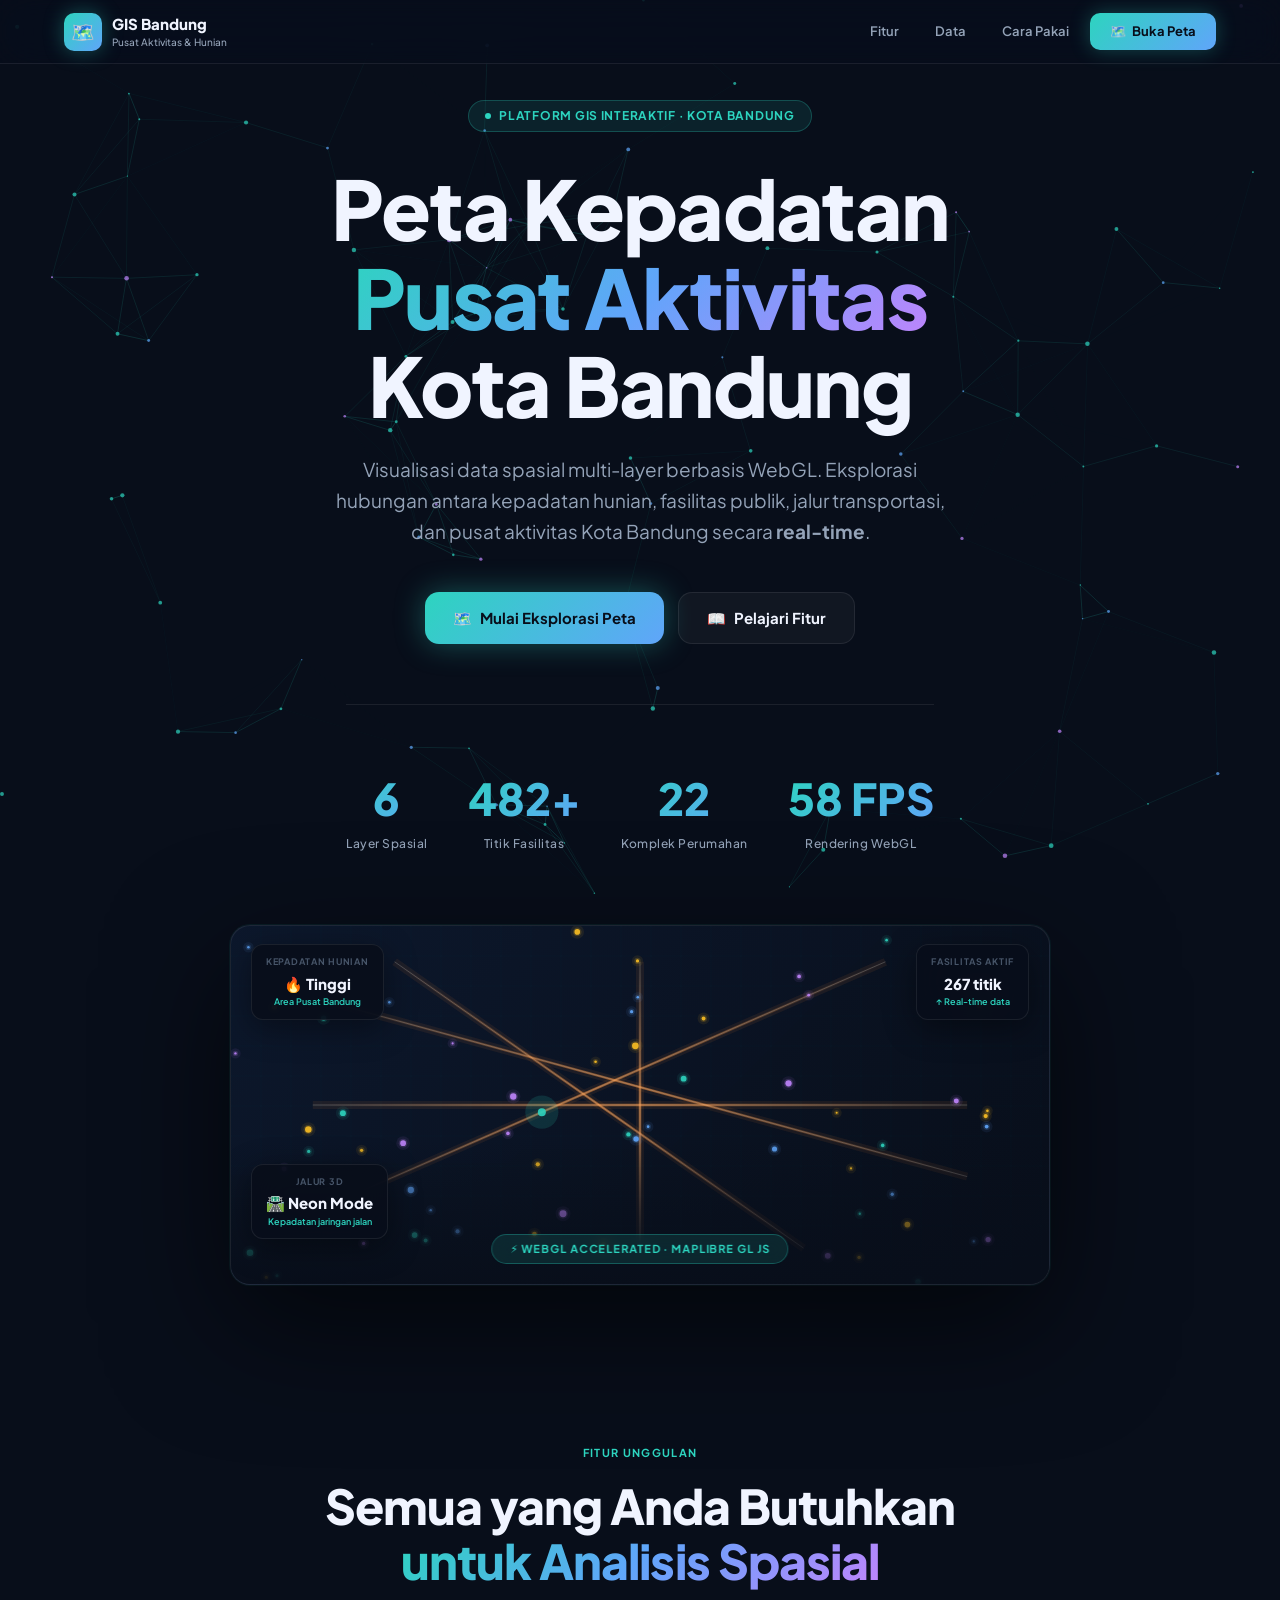
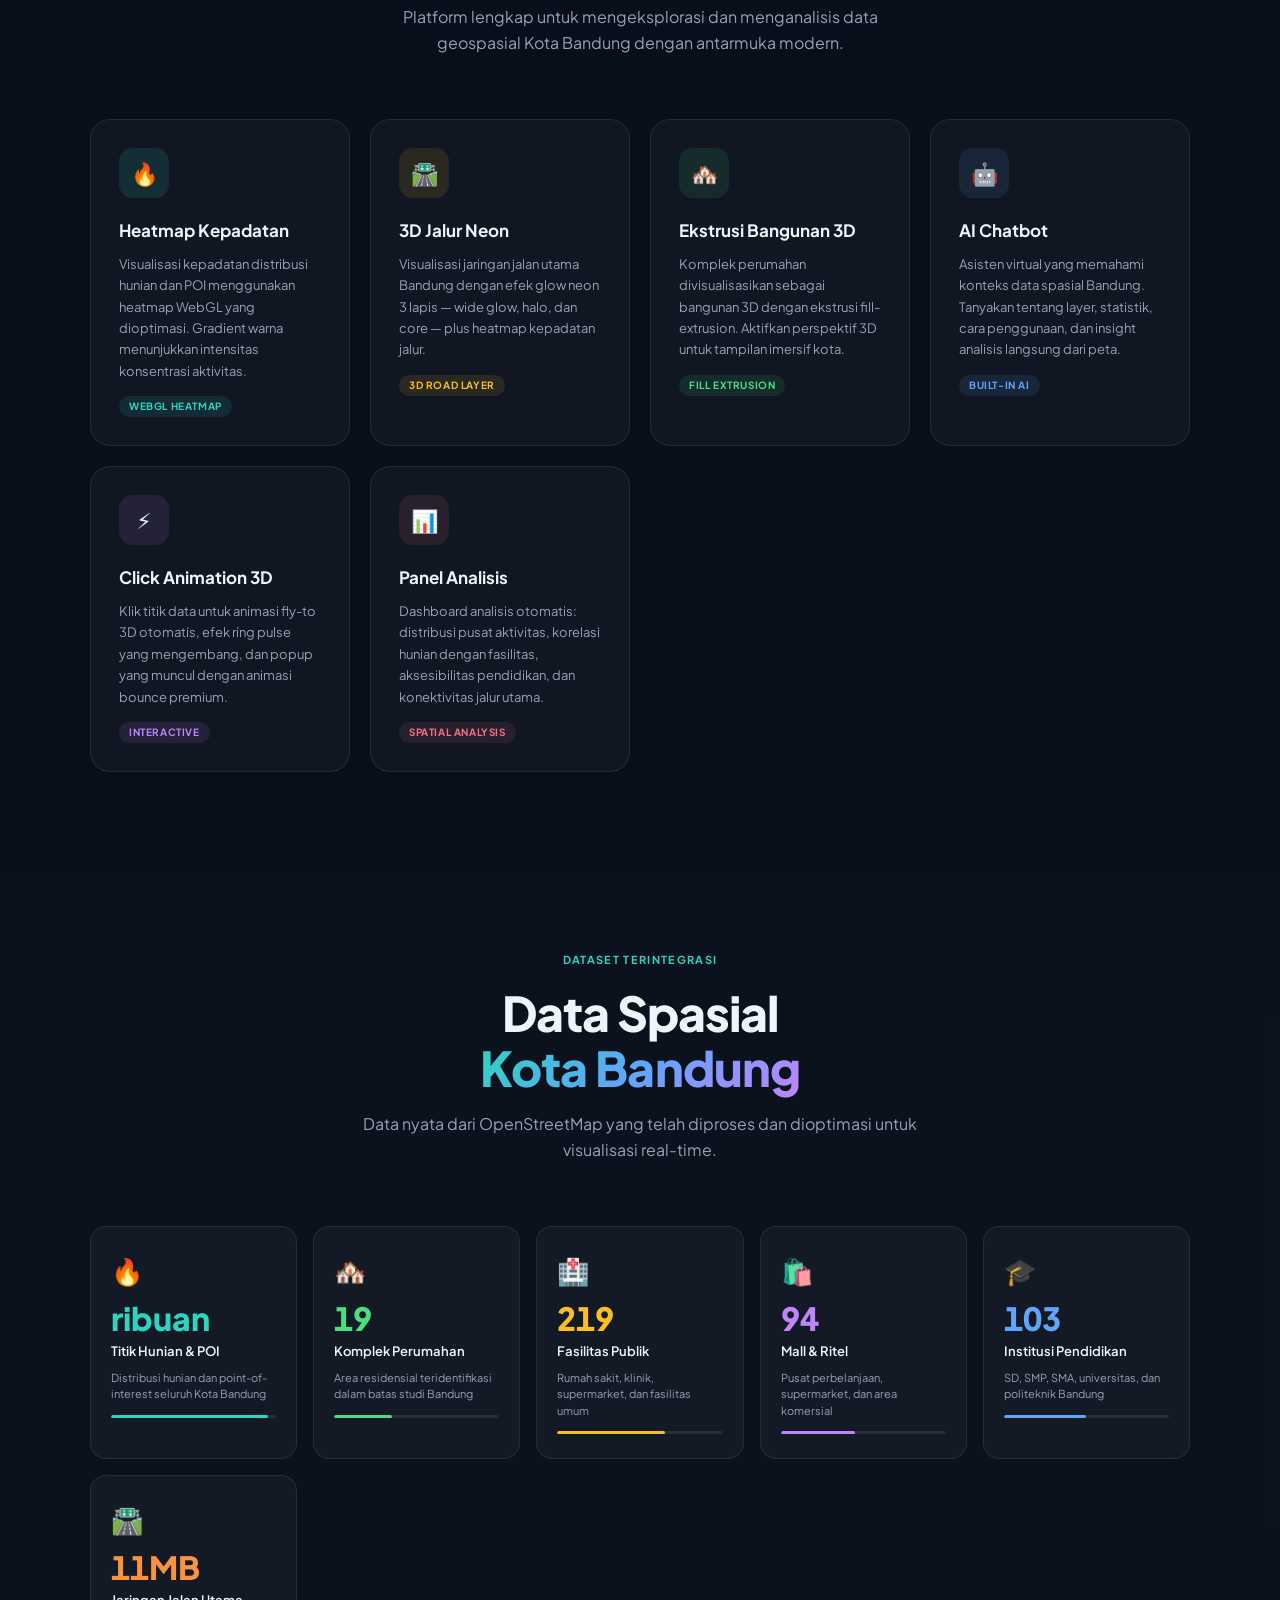
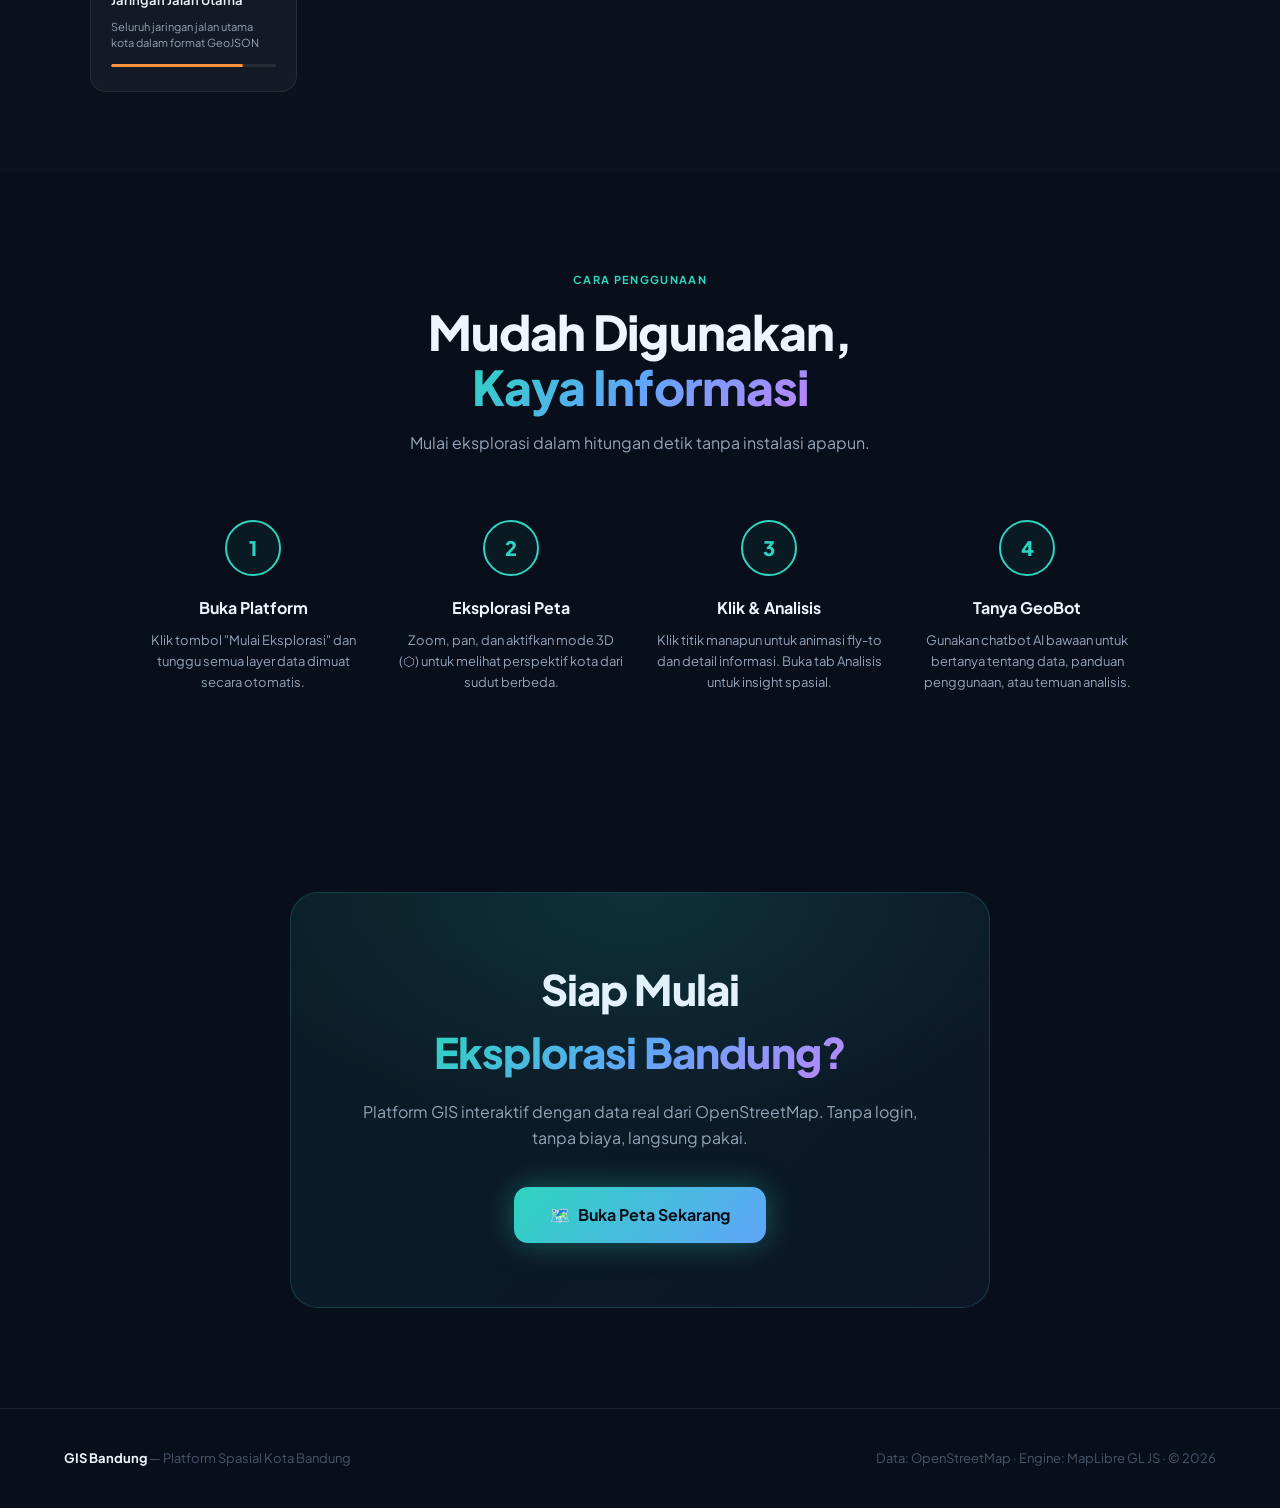
<file: index.html>
<!DOCTYPE html>
<html lang="id">
<head>
<meta charset="UTF-8"/>
<meta name="viewport" content="width=device-width,initial-scale=1.0"/>
<meta name="description" content="Platform GIS interaktif untuk menganalisis kepadatan pusat aktivitas dan hubungannya dengan lokasi hunian di Kota Bandung. WebGL, heatmap, 3D jalur, dan analisis spasial real-time."/>
<title>GIS Bandung — Kepadatan Pusat Aktivitas & Hunian</title>
<link rel="preconnect" href="https://fonts.googleapis.com"/>
<link rel="stylesheet" href="https://fonts.googleapis.com/css2?family=Plus+Jakarta+Sans:wght@300;400;500;600;700;800;900&family=Inter:wght@400;500;600&display=swap"/>
<link rel="icon" type="image/svg+xml" href="data:image/svg+xml,<svg xmlns='http://www.w3.org/2000/svg' viewBox='0 0 32 32'><rect width='32' height='32' rx='8' fill='%232dd4bf'/><text y='22' font-size='20' text-anchor='middle' x='16'>🗺</text></svg>"/>
<style>
*,*::before,*::after{box-sizing:border-box;margin:0;padding:0}
:root{
  --bg:#080e1a;
  --surface:rgba(255,255,255,.04);
  --border:rgba(255,255,255,.08);
  --teal:#2dd4bf; --teal-g:rgba(45,212,191,.2);
  --blue:#60a5fa; --blue-g:rgba(96,165,250,.18);
  --amber:#fbbf24;
  --violet:#c084fc;
  --tx1:#f0f4ff; --tx2:#94a3b8; --tx3:#475569;
  --font:'Plus Jakarta Sans',system-ui,sans-serif;
  --r:12px; --r-lg:20px; --r-xl:32px;
}
html{scroll-behavior:smooth}
body{background:var(--bg);color:var(--tx1);font-family:var(--font);overflow-x:hidden;line-height:1.5}

/* ═══════ CANVAS BG ═══════ */
#bg-canvas{position:fixed;inset:0;z-index:0;pointer-events:none}

/* ═══════ NAV ═══════ */
nav{
  position:fixed;top:0;left:0;right:0;z-index:100;
  height:64px;display:flex;align-items:center;padding:0 clamp(20px,5vw,80px);
  gap:20px;
  background:rgba(8,14,26,.7);
  backdrop-filter:blur(20px) saturate(150%);
  border-bottom:1px solid var(--border);
  transition:background .3s;
}
.nav-logo{display:flex;align-items:center;gap:10px;text-decoration:none}
.nav-icon{
  width:38px;height:38px;border-radius:10px;
  background:linear-gradient(135deg,var(--teal),var(--blue));
  display:flex;align-items:center;justify-content:center;
  font-size:19px;box-shadow:0 0 20px rgba(45,212,191,.35);
  flex-shrink:0;
}
.nav-name{font-weight:800;font-size:15px;color:var(--tx1)}
.nav-sub{font-size:10px;color:var(--tx2);font-weight:500}
nav .spacer{flex:1}
.nav-links{display:flex;gap:6px;align-items:center}
.nav-link{
  padding:7px 14px;border-radius:8px;font-size:13px;font-weight:600;
  color:var(--tx2);text-decoration:none;transition:all .2s;border:1px solid transparent;
}
.nav-link:hover{color:var(--tx1);background:var(--surface);border-color:var(--border)}
.nav-cta{
  padding:9px 20px;border-radius:10px;font-size:13px;font-weight:700;
  background:linear-gradient(135deg,var(--teal),var(--blue));
  color:#080e1a;text-decoration:none;transition:all .2s;border:none;cursor:pointer;
  box-shadow:0 0 20px rgba(45,212,191,.3);
  display:flex;align-items:center;gap:6px;
}
.nav-cta:hover{transform:translateY(-2px);box-shadow:0 0 30px rgba(45,212,191,.5)}

/* ═══════ SECTIONS ═══════ */
section{position:relative;z-index:1}

/* ═══════ HERO ═══════ */
#hero{
  min-height:100vh;display:flex;align-items:center;justify-content:center;
  text-align:center;padding:100px clamp(20px,5vw,80px) 60px;
  flex-direction:column;
}
.hero-badge{
  display:inline-flex;align-items:center;gap:8px;
  background:rgba(45,212,191,.1);border:1px solid rgba(45,212,191,.25);
  border-radius:100px;padding:6px 16px;margin-bottom:32px;
  font-size:12px;font-weight:700;color:var(--teal);
  letter-spacing:.06em;text-transform:uppercase;
  animation:fade-up .7s ease both;
}
.badge-dot{width:6px;height:6px;border-radius:50%;background:var(--teal);
  animation:blink 1.5s ease-in-out infinite}
@keyframes blink{0%,100%{opacity:1;transform:scale(1)}50%{opacity:.3;transform:scale(.7)}}

.hero-title{
  font-size:clamp(36px,6.5vw,82px);font-weight:900;line-height:1.08;
  margin-bottom:24px;letter-spacing:-.02em;
  animation:fade-up .8s .1s ease both;
}
.grad-text{
  background:linear-gradient(135deg,var(--teal) 0%,var(--blue) 50%,var(--violet) 100%);
  -webkit-background-clip:text;-webkit-text-fill-color:transparent;background-clip:text;
}
.hero-desc{
  font-size:clamp(15px,2vw,19px);color:var(--tx2);font-weight:400;
  max-width:640px;margin:0 auto 44px;line-height:1.65;
  animation:fade-up .9s .2s ease both;
}
.hero-actions{
  display:flex;gap:14px;flex-wrap:wrap;justify-content:center;
  animation:fade-up 1s .3s ease both;
}
.btn-hero{
  display:flex;align-items:center;gap:8px;padding:14px 28px;
  border-radius:14px;font-size:15px;font-weight:700;
  text-decoration:none;transition:all .25s;cursor:pointer;border:none;
  font-family:var(--font);
}
.btn-hero.primary{
  background:linear-gradient(135deg,var(--teal),var(--blue));
  color:#080e1a;box-shadow:0 0 30px rgba(45,212,191,.35);
}
.btn-hero.primary:hover{transform:translateY(-3px);box-shadow:0 0 50px rgba(45,212,191,.5)}
.btn-hero.ghost{
  background:var(--surface);border:1px solid var(--border);color:var(--tx1);
}
.btn-hero.ghost:hover{border-color:rgba(45,212,191,.4);background:rgba(45,212,191,.08);color:var(--teal)}

/* Hero Stats */
.hero-stats{
  display:flex;gap:40px;flex-wrap:wrap;justify-content:center;
  margin-top:60px;padding-top:60px;
  border-top:1px solid var(--border);
  animation:fade-up 1.1s .5s ease both;
}
.hstat{display:flex;flex-direction:column;gap:4px;text-align:center}
.hstat-val{
  font-size:clamp(28px,4vw,44px);font-weight:900;
  background:linear-gradient(135deg,var(--teal),var(--blue));
  -webkit-background-clip:text;-webkit-text-fill-color:transparent;background-clip:text;
}
.hstat-label{font-size:12px;color:var(--tx2);font-weight:500;letter-spacing:.04em}

/* Floating Map Preview */
.hero-preview{
  margin-top:72px;position:relative;
  animation:fade-up 1.2s .4s ease both;
}
.preview-frame{
  width:min(820px,92vw);height:clamp(200px,35vw,360px);
  background:linear-gradient(135deg,rgba(13,25,45,.95),rgba(8,14,26,.98));
  border-radius:20px;border:1px solid var(--border);
  box-shadow:0 40px 120px rgba(0,0,0,.6),0 0 0 1px rgba(45,212,191,.08);
  overflow:hidden;position:relative;margin:0 auto;
  display:flex;align-items:center;justify-content:center;
}
.preview-canvas{width:100%;height:100%;position:absolute;inset:0}
.preview-overlay{
  position:absolute;inset:0;
  background:linear-gradient(180deg,transparent 60%,rgba(8,14,26,.95) 100%);
}
.preview-badge{
  position:absolute;bottom:20px;left:50%;transform:translateX(-50%);
  background:rgba(45,212,191,.12);border:1px solid rgba(45,212,191,.3);
  border-radius:100px;padding:6px 18px;
  font-size:11px;font-weight:700;color:var(--teal);letter-spacing:.08em;
  text-transform:uppercase;white-space:nowrap;
  backdrop-filter:blur(8px);
}
.floating-card{
  position:absolute;background:rgba(8,14,26,.9);
  backdrop-filter:blur(16px);border:1px solid var(--border);
  border-radius:12px;padding:10px 14px;pointer-events:none;
  box-shadow:0 8px 32px rgba(0,0,0,.4);
}
.fc-1{top:18px;left:20px;animation:float1 4s ease-in-out infinite}
.fc-2{top:18px;right:20px;animation:float2 4.5s ease-in-out infinite}
.fc-3{bottom:45px;left:20px;animation:float1 5s ease-in-out infinite}
.fc-label{font-size:9px;color:var(--tx3);font-weight:700;text-transform:uppercase;letter-spacing:.08em;margin-bottom:4px}
.fc-val{font-size:15px;font-weight:800;color:var(--tx1)}
.fc-sub{font-size:9px;color:var(--teal);font-weight:600}

@keyframes float1{0%,100%{transform:translateY(0)}50%{transform:translateY(-7px)}}
@keyframes float2{0%,100%{transform:translateY(-4px)}50%{transform:translateY(4px)}}

/* ═══════ FEATURES ═══════ */
#features{padding:100px clamp(20px,5vw,80px)}
.section-label{
  text-align:center;font-size:11px;font-weight:700;
  color:var(--teal);letter-spacing:.12em;text-transform:uppercase;
  margin-bottom:16px;
}
.section-title{
  text-align:center;font-size:clamp(28px,4vw,48px);font-weight:800;
  letter-spacing:-.02em;margin-bottom:16px;line-height:1.15;
}
.section-sub{
  text-align:center;font-size:16px;color:var(--tx2);
  max-width:560px;margin:0 auto 64px;line-height:1.6;
}
.features-grid{
  display:grid;grid-template-columns:repeat(auto-fit,minmax(260px,1fr));
  gap:20px;max-width:1100px;margin:0 auto;
}
.feat-card{
  background:var(--surface);border:1px solid var(--border);
  border-radius:20px;padding:28px;
  transition:all .3s;cursor:default;
  opacity:0;transform:translateY(30px);
}
.feat-card.visible{opacity:1;transform:translateY(0);transition:opacity .6s ease,transform .6s ease,border-color .3s,box-shadow .3s}
.feat-card:hover{border-color:rgba(45,212,191,.3);box-shadow:0 0 40px rgba(45,212,191,.08)}
.feat-icon{
  width:50px;height:50px;border-radius:14px;
  display:flex;align-items:center;justify-content:center;
  font-size:22px;margin-bottom:20px;
}
.feat-name{font-size:17px;font-weight:700;margin-bottom:10px}
.feat-desc{font-size:13px;color:var(--tx2);line-height:1.65}
.feat-tag{
  display:inline-block;margin-top:14px;font-size:10px;font-weight:700;
  padding:3px 10px;border-radius:100px;text-transform:uppercase;letter-spacing:.06em;
}

/* ═══════ DATA SECTION ═══════ */
#data{padding:80px clamp(20px,5vw,80px);background:rgba(255,255,255,.016)}
.data-grid{
  display:grid;grid-template-columns:repeat(auto-fit,minmax(200px,1fr));
  gap:16px;max-width:1100px;margin:0 auto;
}
.data-card{
  background:var(--surface);border:1px solid var(--border);
  border-radius:16px;padding:24px 20px;
  display:flex;flex-direction:column;gap:8px;
  transition:all .3s;
  opacity:0;transform:translateY(20px);
}
.data-card.visible{opacity:1;transform:translateY(0)}
.data-card:hover{transform:translateY(-4px);border-color:rgba(96,165,250,.3)}
.dc-icon{font-size:26px;margin-bottom:4px}
.dc-count{font-size:32px;font-weight:900;line-height:1;font-variant-numeric:tabular-nums}
.dc-name{font-size:13px;font-weight:600;color:var(--tx1)}
.dc-desc{font-size:11px;color:var(--tx2);line-height:1.5}
.dc-bar{height:3px;border-radius:100px;background:rgba(255,255,255,.08);margin-top:4px;overflow:hidden}
.dc-bar-fill{height:100%;border-radius:100px;width:0%;transition:width 1.2s ease}

/* ═══════ HOW IT WORKS ═══════ */
#how{padding:100px clamp(20px,5vw,80px)}
.steps{
  display:grid;grid-template-columns:repeat(auto-fit,minmax(220px,1fr));
  gap:32px;max-width:1000px;margin:0 auto;
  position:relative;
}
.step{text-align:center;opacity:0;transform:translateY(20px)}
.step.visible{opacity:1;transform:translateY(0)}
.step-num{
  width:56px;height:56px;border-radius:50%;
  border:2px solid var(--teal);
  display:flex;align-items:center;justify-content:center;
  font-size:20px;font-weight:900;color:var(--teal);
  margin:0 auto 20px;background:rgba(45,212,191,.06);
}
.step-title{font-size:16px;font-weight:700;margin-bottom:10px}
.step-desc{font-size:13px;color:var(--tx2);line-height:1.6}

/* ═══════ CTA SECTION ═══════ */
#cta{
  padding:100px clamp(20px,5vw,80px);
  text-align:center;
}
.cta-box{
  max-width:700px;margin:0 auto;
  background:linear-gradient(135deg,rgba(45,212,191,.08),rgba(96,165,250,.06));
  border:1px solid rgba(45,212,191,.2);border-radius:28px;
  padding:64px clamp(24px,5vw,64px);
  position:relative;overflow:hidden;
}
.cta-box::before{
  content:'';position:absolute;inset:0;
  background:radial-gradient(ellipse 60% 60% at 50% 0%,rgba(45,212,191,.12),transparent);
  pointer-events:none;
}
.cta-title{font-size:clamp(28px,4vw,42px);font-weight:900;margin-bottom:16px;letter-spacing:-.02em}
.cta-desc{font-size:16px;color:var(--tx2);margin-bottom:36px;line-height:1.6}

/* ═══════ FOOTER ═══════ */
footer{
  padding:40px clamp(20px,5vw,80px);
  border-top:1px solid var(--border);
  display:flex;align-items:center;justify-content:space-between;
  flex-wrap:wrap;gap:16px;
  font-size:13px;color:var(--tx3);
  position:relative;z-index:1;
}
footer a{color:var(--tx2);text-decoration:none;transition:color .2s}
footer a:hover{color:var(--teal)}

/* ═══════ ANIMATIONS ═══════ */
@keyframes fade-up{
  from{opacity:0;transform:translateY(24px)}
  to{opacity:1;transform:translateY(0)}
}

/* ═══════ RESPONSIVE ═══════ */
@media(max-width:640px){
  .hero-stats{gap:24px}.nav-links .nav-link{display:none}
  .steps{grid-template-columns:1fr 1fr}
}
</style>
</head>
<body>

<!-- Canvas Background -->
<canvas id="bg-canvas"></canvas>

<!-- NAV -->
<nav>
  <a class="nav-logo" href="#">
    <div class="nav-icon">🗺️</div>
    <div>
      <div class="nav-name">GIS Bandung</div>
      <div class="nav-sub">Pusat Aktivitas & Hunian</div>
    </div>
  </a>
  <div class="spacer"></div>
  <div class="nav-links">
    <a class="nav-link" href="#features">Fitur</a>
    <a class="nav-link" href="#data">Data</a>
    <a class="nav-link" href="#how">Cara Pakai</a>
    <a class="nav-cta" href="map.html" onclick="sessionStorage.setItem('gis-entered','1')">
      <span>🗺️</span> Buka Peta
    </a>
  </div>
</nav>

<!-- HERO -->
<section id="hero">
  <div class="hero-badge"><span class="badge-dot"></span>Platform GIS Interaktif · Kota Bandung</div>

  <h1 class="hero-title">
    Peta Kepadatan<br/>
    <span class="grad-text">Pusat Aktivitas</span><br/>
    Kota Bandung
  </h1>

  <p class="hero-desc">
    Visualisasi data spasial multi-layer berbasis WebGL. Eksplorasi hubungan antara 
    kepadatan hunian, fasilitas publik, jalur transportasi, dan pusat aktivitas 
    Kota Bandung secara <strong>real-time</strong>.
  </p>

  <div class="hero-actions">
    <a class="btn-hero primary" href="map.html" onclick="sessionStorage.setItem('gis-entered','1')">
      <span>🗺️</span> Mulai Eksplorasi Peta
    </a>
    <a class="btn-hero ghost" href="#features">
      <span>📖</span> Pelajari Fitur
    </a>
  </div>

  <!-- Stats -->
  <div class="hero-stats">
    <div class="hstat">
      <div class="hstat-val" data-target="6">0</div>
      <div class="hstat-label">Layer Spasial</div>
    </div>
    <div class="hstat">
      <div class="hstat-val" data-target="500" data-suffix="+">0</div>
      <div class="hstat-label">Titik Fasilitas</div>
    </div>
    <div class="hstat">
      <div class="hstat-val" data-target="23">0</div>
      <div class="hstat-label">Komplek Perumahan</div>
    </div>
    <div class="hstat">
      <div class="hstat-val" data-target="60" data-suffix=" FPS">0</div>
      <div class="hstat-label">Rendering WebGL</div>
    </div>
  </div>

  <!-- Map Preview -->
  <div class="hero-preview">
    <div class="preview-frame">
      <canvas class="preview-canvas" id="preview-canvas"></canvas>
      <div class="preview-overlay"></div>

      <div class="floating-card fc-1">
        <div class="fc-label">Kepadatan Hunian</div>
        <div class="fc-val">🔥 Tinggi</div>
        <div class="fc-sub">Area Pusat Bandung</div>
      </div>

      <div class="floating-card fc-2">
        <div class="fc-label">Fasilitas Aktif</div>
        <div class="fc-val">267 titik</div>
        <div class="fc-sub">↑ Real-time data</div>
      </div>

      <div class="floating-card fc-3">
        <div class="fc-label">Jalur 3D</div>
        <div class="fc-val">🛣️ Neon Mode</div>
        <div class="fc-sub">Kepadatan jaringan jalan</div>
      </div>

      <div class="preview-badge">⚡ WebGL Accelerated · MapLibre GL JS</div>
    </div>
  </div>
</section>

<!-- FEATURES -->
<section id="features">
  <div class="section-label">Fitur Unggulan</div>
  <h2 class="section-title">Semua yang Anda Butuhkan<br/><span class="grad-text">untuk Analisis Spasial</span></h2>
  <p class="section-sub">Platform lengkap untuk mengeksplorasi dan menganalisis data geospasial Kota Bandung dengan antarmuka modern.</p>

  <div class="features-grid">
    <div class="feat-card" style="--delay:.0s">
      <div class="feat-icon" style="background:rgba(45,212,191,.12)">🔥</div>
      <div class="feat-name">Heatmap Kepadatan</div>
      <div class="feat-desc">Visualisasi kepadatan distribusi hunian dan POI menggunakan heatmap WebGL yang dioptimasi. Gradient warna menunjukkan intensitas konsentrasi aktivitas.</div>
      <div class="feat-tag" style="background:rgba(45,212,191,.1);color:#2dd4bf">WebGL Heatmap</div>
    </div>
    <div class="feat-card" style="--delay:.1s">
      <div class="feat-icon" style="background:rgba(251,191,36,.1)">🛣️</div>
      <div class="feat-name">3D Jalur Neon</div>
      <div class="feat-desc">Visualisasi jaringan jalan utama Bandung dengan efek glow neon 3 lapis — wide glow, halo, dan core — plus heatmap kepadatan jalur.</div>
      <div class="feat-tag" style="background:rgba(251,191,36,.1);color:#fbbf24">3D Road Layer</div>
    </div>
    <div class="feat-card" style="--delay:.2s">
      <div class="feat-icon" style="background:rgba(74,222,128,.1)">🏘️</div>
      <div class="feat-name">Ekstrusi Bangunan 3D</div>
      <div class="feat-desc">Komplek perumahan divisualisasikan sebagai bangunan 3D dengan ekstrusi fill-extrusion. Aktifkan perspektif 3D untuk tampilan imersif kota.</div>
      <div class="feat-tag" style="background:rgba(74,222,128,.1);color:#4ade80">Fill Extrusion</div>
    </div>
    <div class="feat-card" style="--delay:.3s">
      <div class="feat-icon" style="background:rgba(96,165,250,.1)">🤖</div>
      <div class="feat-name">AI Chatbot</div>
      <div class="feat-desc">Asisten virtual yang memahami konteks data spasial Bandung. Tanyakan tentang layer, statistik, cara penggunaan, dan insight analisis langsung dari peta.</div>
      <div class="feat-tag" style="background:rgba(96,165,250,.1);color:#60a5fa">Built-in AI</div>
    </div>
    <div class="feat-card" style="--delay:.4s">
      <div class="feat-icon" style="background:rgba(192,132,252,.1)">⚡</div>
      <div class="feat-name">Click Animation 3D</div>
      <div class="feat-desc">Klik titik data untuk animasi fly-to 3D otomatis, efek ring pulse yang mengembang, dan popup yang muncul dengan animasi bounce premium.</div>
      <div class="feat-tag" style="background:rgba(192,132,252,.1);color:#c084fc">Interactive</div>
    </div>
    <div class="feat-card" style="--delay:.5s">
      <div class="feat-icon" style="background:rgba(251,113,133,.1)">📊</div>
      <div class="feat-name">Panel Analisis</div>
      <div class="feat-desc">Dashboard analisis otomatis: distribusi pusat aktivitas, korelasi hunian dengan fasilitas, aksesibilitas pendidikan, dan konektivitas jalur utama.</div>
      <div class="feat-tag" style="background:rgba(251,113,133,.1);color:#fb7185">Spatial Analysis</div>
    </div>
  </div>
</section>

<!-- DATA -->
<section id="data">
  <div class="section-label">Dataset Terintegrasi</div>
  <h2 class="section-title">Data Spasial<br/><span class="grad-text">Kota Bandung</span></h2>
  <p class="section-sub">Data nyata dari OpenStreetMap yang telah diproses dan dioptimasi untuk visualisasi real-time.</p>

  <div class="data-grid">
    <div class="data-card" style="--delay:.0s">
      <div class="dc-icon">🔥</div>
      <div class="dc-count" style="color:#2dd4bf" data-target="ribuan">0</div>
      <div class="dc-name">Titik Hunian & POI</div>
      <div class="dc-desc">Distribusi hunian dan point-of-interest seluruh Kota Bandung</div>
      <div class="dc-bar"><div class="dc-bar-fill" style="background:#2dd4bf;width:0%" data-width="95%"></div></div>
    </div>
    <div class="data-card" style="--delay:.1s">
      <div class="dc-icon">🏘️</div>
      <div class="dc-count" style="color:#4ade80" data-target="23">0</div>
      <div class="dc-name">Komplek Perumahan</div>
      <div class="dc-desc">Area residensial teridentifikasi dalam batas studi Bandung</div>
      <div class="dc-bar"><div class="dc-bar-fill" style="background:#4ade80" data-width="35%"></div></div>
    </div>
    <div class="data-card" style="--delay:.2s">
      <div class="dc-icon">🏥</div>
      <div class="dc-count" style="color:#fbbf24" data-target="267">0</div>
      <div class="dc-name">Fasilitas Publik</div>
      <div class="dc-desc">Rumah sakit, klinik, supermarket, dan fasilitas umum</div>
      <div class="dc-bar"><div class="dc-bar-fill" style="background:#fbbf24" data-width="65%"></div></div>
    </div>
    <div class="data-card" style="--delay:.3s">
      <div class="dc-icon">🛍️</div>
      <div class="dc-count" style="color:#c084fc" data-target="115">0</div>
      <div class="dc-name">Mall & Ritel</div>
      <div class="dc-desc">Pusat perbelanjaan, supermarket, dan area komersial</div>
      <div class="dc-bar"><div class="dc-bar-fill" style="background:#c084fc" data-width="45%"></div></div>
    </div>
    <div class="data-card" style="--delay:.4s">
      <div class="dc-icon">🎓</div>
      <div class="dc-count" style="color:#60a5fa" data-target="125">0</div>
      <div class="dc-name">Institusi Pendidikan</div>
      <div class="dc-desc">SD, SMP, SMA, universitas, dan politeknik Bandung</div>
      <div class="dc-bar"><div class="dc-bar-fill" style="background:#60a5fa" data-width="50%"></div></div>
    </div>
    <div class="data-card" style="--delay:.5s">
      <div class="dc-icon">🛣️</div>
      <div class="dc-count" style="color:#fb923c">11MB</div>
      <div class="dc-name">Jaringan Jalan Utama</div>
      <div class="dc-desc">Seluruh jaringan jalan utama kota dalam format GeoJSON</div>
      <div class="dc-bar"><div class="dc-bar-fill" style="background:#fb923c" data-width="80%"></div></div>
    </div>
  </div>
</section>

<!-- HOW IT WORKS -->
<section id="how">
  <div class="section-label">Cara Penggunaan</div>
  <h2 class="section-title">Mudah Digunakan,<br/><span class="grad-text">Kaya Informasi</span></h2>
  <p class="section-sub">Mulai eksplorasi dalam hitungan detik tanpa instalasi apapun.</p>

  <div class="steps">
    <div class="step">
      <div class="step-num">1</div>
      <div class="step-title">Buka Platform</div>
      <div class="step-desc">Klik tombol "Mulai Eksplorasi" dan tunggu semua layer data dimuat secara otomatis.</div>
    </div>
    <div class="step">
      <div class="step-num">2</div>
      <div class="step-title">Eksplorasi Peta</div>
      <div class="step-desc">Zoom, pan, dan aktifkan mode 3D (⬡) untuk melihat perspektif kota dari sudut berbeda.</div>
    </div>
    <div class="step">
      <div class="step-num">3</div>
      <div class="step-title">Klik & Analisis</div>
      <div class="step-desc">Klik titik manapun untuk animasi fly-to dan detail informasi. Buka tab Analisis untuk insight spasial.</div>
    </div>
    <div class="step">
      <div class="step-num">4</div>
      <div class="step-title">Tanya GeoBot</div>
      <div class="step-desc">Gunakan chatbot AI bawaan untuk bertanya tentang data, panduan penggunaan, atau temuan analisis.</div>
    </div>
  </div>
</section>

<!-- CTA -->
<section id="cta">
  <div class="cta-box">
    <h2 class="cta-title">Siap Mulai<br/><span class="grad-text">Eksplorasi Bandung?</span></h2>
    <p class="cta-desc">Platform GIS interaktif dengan data real dari OpenStreetMap. Tanpa login, tanpa biaya, langsung pakai.</p>
    <a class="btn-hero primary" href="map.html" onclick="sessionStorage.setItem('gis-entered','1')" style="margin:0 auto;display:inline-flex;font-size:16px;padding:16px 36px">
      <span>🗺️</span> Buka Peta Sekarang
    </a>
  </div>
</section>

<!-- FOOTER -->
<footer>
  <div>
    <strong style="color:var(--tx1)">GIS Bandung</strong> — Platform Spasial Kota Bandung
  </div>
  <div>Data: OpenStreetMap · Engine: MapLibre GL JS · © 2026</div>
</footer>

<script>
/* ═══════ PARTICLE CANVAS BG ═══════ */
(function(){
  const canvas=document.getElementById('bg-canvas');
  const ctx=canvas.getContext('2d');
  let W,H,particles=[];
  const N=90,LINK=150,mouse={x:null,y:null};

  function resize(){
    W=canvas.width=window.innerWidth;
    H=canvas.height=window.innerHeight;
  }
  resize();window.addEventListener('resize',()=>{resize();init()});
  window.addEventListener('mousemove',e=>{mouse.x=e.clientX;mouse.y=e.clientY});
  window.addEventListener('mouseleave',()=>{mouse.x=null;mouse.y=null});

  class Particle{
    constructor(){this.reset(true)}
    reset(init){
      this.x=Math.random()*W;
      this.y=init?Math.random()*H:H+10;
      this.vx=(Math.random()-.5)*.4;
      this.vy=(Math.random()-.5)*.4;
      this.r=Math.random()*1.8+.6;
      this.life=1;
      this.color=Math.random()<.6?'45,212,191':Math.random()<.5?'96,165,250':'192,132,252';
    }
    update(){
      if(mouse.x!==null){
        const dx=mouse.x-this.x,dy=mouse.y-this.y;
        const d=Math.hypot(dx,dy);
        if(d<140){this.vx+=dx/d*.015;this.vy+=dy/d*.015}
      }
      this.vx*=.99;this.vy*=.99;
      this.x+=this.vx;this.y+=this.vy;
      if(this.x<-20)this.x=W+20;if(this.x>W+20)this.x=-20;
      if(this.y<-20)this.y=H+20;if(this.y>H+20)this.y=-20;
    }
    draw(){
      ctx.beginPath();ctx.arc(this.x,this.y,this.r,0,Math.PI*2);
      ctx.fillStyle=`rgba(${this.color},.7)`;ctx.fill();
    }
  }

  function init(){particles=[];for(let i=0;i<N;i++)particles.push(new Particle())}
  init();

  function draw(){
    ctx.clearRect(0,0,W,H);
    // Draw links
    for(let i=0;i<particles.length;i++){
      for(let j=i+1;j<particles.length;j++){
        const a=particles[i],b=particles[j];
        const d=Math.hypot(a.x-b.x,a.y-b.y);
        if(d<LINK){
          const op=(1-d/LINK)*.25;
          ctx.beginPath();ctx.moveTo(a.x,a.y);ctx.lineTo(b.x,b.y);
          ctx.strokeStyle=`rgba(45,212,191,${op})`;ctx.lineWidth=.8;ctx.stroke();
        }
      }
    }
    particles.forEach(p=>{p.update();p.draw()});
    requestAnimationFrame(draw);
  }
  draw();
})();

/* ═══════ MINI MAP PREVIEW CANVAS ═══════ */
(function(){
  // Use requestAnimationFrame to ensure layout is complete
  requestAnimationFrame(function() {
    const c=document.getElementById('preview-canvas');
    if(!c)return;
    const ctx=c.getContext('2d');
    // Capture CSS dimensions BEFORE modifying canvas size
    const W=c.clientWidth||820;
    const H=c.clientHeight||360;
    c.width=W; c.height=H;

    const pts=[];
    for(let i=0;i<60;i++){
      pts.push({x:Math.random()*W,y:Math.random()*H,
        vx:(Math.random()-.5)*.5,vy:(Math.random()-.5)*.5,
        r:Math.random()*2.5+1,
        color:['45,212,191','96,165,250','251,191,36','192,132,252'][Math.floor(Math.random()*4)]
      });
    }
    // Road lines
    const roads=[
      [{x:.1,y:.5},{x:.9,y:.5}],[{x:.5,y:.1},{x:.5,y:.9}],
      [{x:.1,y:.2},{x:.9,y:.7}],[{x:.1,y:.8},{x:.8,y:.1}],
      [{x:.2,y:.1},{x:.7,y:.9}],
    ];
    let t=0;
    function draw(){
      ctx.clearRect(0,0,W,H);
      // Grid
      ctx.strokeStyle='rgba(45,212,191,.04)';ctx.lineWidth=.5;
      for(let x=0;x<W;x+=30){ctx.beginPath();ctx.moveTo(x,0);ctx.lineTo(x,H);ctx.stroke()}
      for(let y=0;y<H;y+=30){ctx.beginPath();ctx.moveTo(0,y);ctx.lineTo(W,y);ctx.stroke()}
      // Roads with neon glow
      roads.forEach((r)=>{
        const A=r[0],B=r[1];
        const glow=ctx.createLinearGradient(A.x*W,A.y*H,B.x*W,B.y*H);
        glow.addColorStop(0,'rgba(251,146,60,0)');
        glow.addColorStop(.5,'rgba(251,146,60,.55)');
        glow.addColorStop(1,'rgba(251,146,60,0)');
        ctx.beginPath();ctx.moveTo(A.x*W,A.y*H);ctx.lineTo(B.x*W,B.y*H);
        ctx.strokeStyle='rgba(251,146,60,.08)';ctx.lineWidth=8;ctx.stroke();
        ctx.beginPath();ctx.moveTo(A.x*W,A.y*H);ctx.lineTo(B.x*W,B.y*H);
        ctx.strokeStyle=glow;ctx.lineWidth=2.5;ctx.stroke();
        ctx.beginPath();ctx.moveTo(A.x*W,A.y*H);ctx.lineTo(B.x*W,B.y*H);
        ctx.strokeStyle='rgba(255,248,240,.3)';ctx.lineWidth=.7;ctx.stroke();
      });
      // Points with glow
      pts.forEach(p=>{
        p.x+=p.vx;p.y+=p.vy;
        if(p.x<0||p.x>W)p.vx*=-1;if(p.y<0||p.y>H)p.vy*=-1;
        // Outer glow
        ctx.beginPath();ctx.arc(p.x,p.y,p.r+4,0,Math.PI*2);
        ctx.fillStyle=`rgba(${p.color},.08)`;ctx.fill();
        // Inner glow
        ctx.beginPath();ctx.arc(p.x,p.y,p.r+1.5,0,Math.PI*2);
        ctx.fillStyle=`rgba(${p.color},.18)`;ctx.fill();
        // Core
        ctx.beginPath();ctx.arc(p.x,p.y,p.r,0,Math.PI*2);
        ctx.fillStyle=`rgba(${p.color},.9)`;ctx.fill();
      });
      // Pulsing hotspot
      const pulse=(Math.sin(t*.04)+1)/2;
      ctx.beginPath();ctx.arc(W*.38,H*.52,10+pulse*8,0,Math.PI*2);
      ctx.fillStyle=`rgba(45,212,191,${.08+pulse*.08})`;ctx.fill();
      ctx.beginPath();ctx.arc(W*.38,H*.52,4,0,Math.PI*2);
      ctx.fillStyle='rgba(45,212,191,.9)';ctx.fill();
      t++;requestAnimationFrame(draw);
    }
    draw();
  });
})();


/* ═══════ INTERSECTION OBSERVER ═══════ */
const io=new IntersectionObserver((entries)=>{
  entries.forEach(e=>{
    if(e.isIntersecting){
      e.target.classList.add('visible');
      // Counter anim
      const val=e.target.querySelector('.dc-count[data-target]');
      if(val)animateCounter(val);
      // Bar anim
      const bar=e.target.querySelector('.dc-bar-fill[data-width]');
      if(bar)setTimeout(()=>{bar.style.width=bar.dataset.width},300);
    }
  });
},{threshold:.15});

document.querySelectorAll('.feat-card,.data-card,.step').forEach(el=>{io.observe(el)});

function animateCounter(el){
  if(el.dataset.animated)return;
  el.dataset.animated=1;
  const target=el.dataset.target;
  if(isNaN(target)){el.textContent=target;return}
  const suffix=el.dataset.suffix||'';
  const n=+target,dur=1400,start=performance.now();
  function step(now){
    const p=Math.min((now-start)/dur,1);
    const ease=1-Math.pow(1-p,3);
    el.textContent=Math.round(ease*n).toLocaleString('id-ID')+suffix;
    if(p<1)requestAnimationFrame(step);
  }
  requestAnimationFrame(step);
}

/* ═══════ HERO COUNTER ═══════ */
document.querySelectorAll('.hstat-val[data-target]').forEach(el=>{
  setTimeout(()=>{
    const n=+el.dataset.target,suffix=el.dataset.suffix||'';
    const dur=1800,start=performance.now();
    function step(now){
      const p=Math.min((now-start)/dur,1);
      const ease=1-Math.pow(1-p,3);
      el.textContent=Math.round(ease*n).toLocaleString('id-ID')+suffix;
      if(p<1)requestAnimationFrame(step);
    }
    requestAnimationFrame(step);
  },800);
});

/* ═══════ NAV SCROLL EFFECT ═══════ */
window.addEventListener('scroll',()=>{
  document.querySelector('nav').style.background=
    window.scrollY>50?'rgba(8,14,26,.95)':'rgba(8,14,26,.7)';
});
</script>
</body>
</html>
</file>
